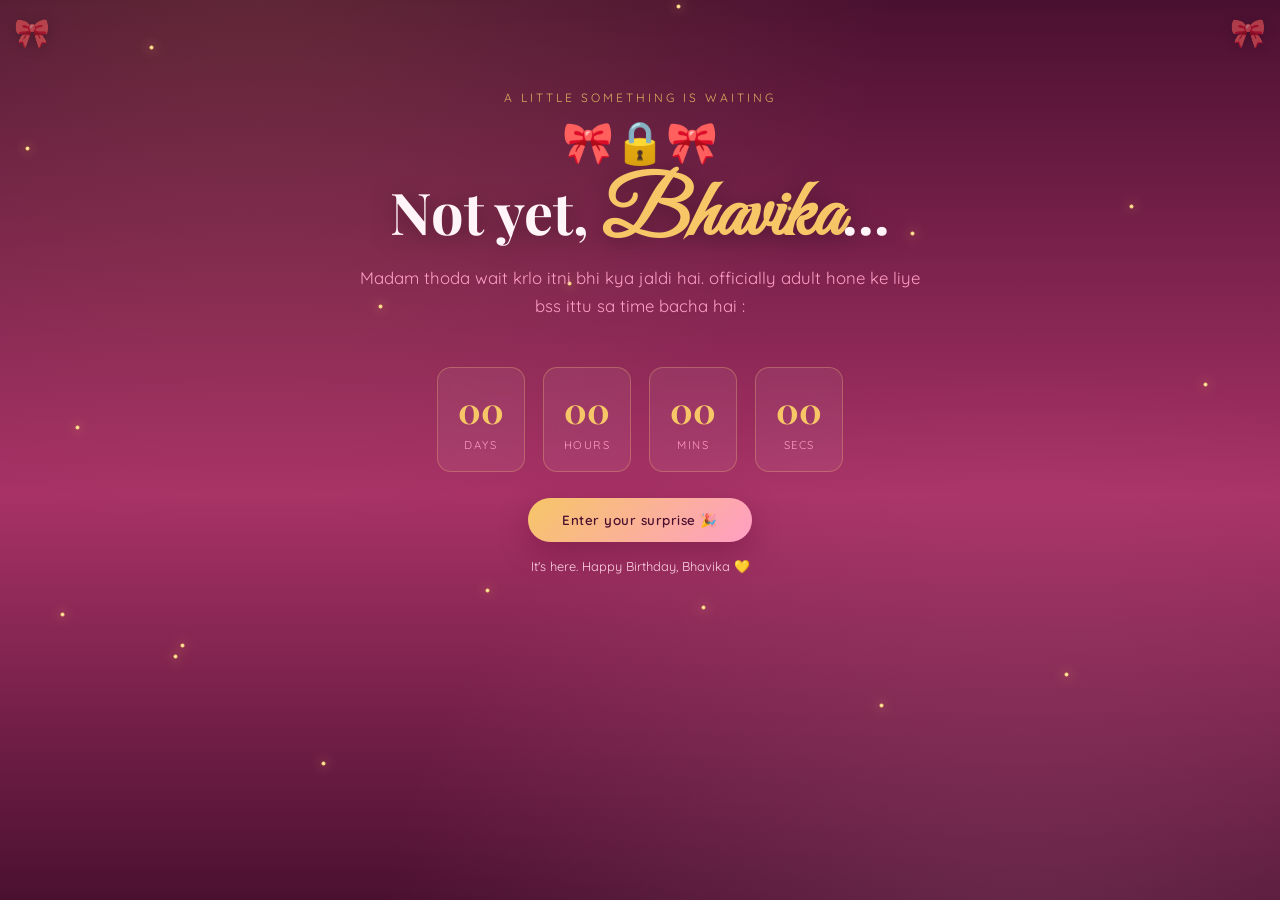
<file: index.html>
<!DOCTYPE html>
<html lang="en">
<head>
<meta charset="UTF-8">
<meta name="viewport" content="width=device-width, initial-scale=1.0">
<title>A Surprise for my cutu baby 🌙</title>
<link rel="stylesheet" href="style.css">
</head>
<body>

<div class="ambient-fireflies"></div>
<span class="corner-bow tl">🎀</span>
<span class="corner-bow tr">🎀</span>

<div class="page" id="lockPage">
  <div class="eyebrow">a little something is waiting</div>
  <div class="lock-icon">🎀🔒🎀</div>
  <h1 class="display">Not yet, <span class="script-name">Bhavika</span>...</h1>
  <p class="lead">Madam thoda wait krlo itni bhi kya jaldi hai. officially adult hone ke liye bss ittu sa time bacha hai :</p>

  <div class="countdown" id="countdown">
    <div class="unit"><span class="num" id="d">00</span><span class="label">Days</span></div>
    <div class="unit"><span class="num" id="h">00</span><span class="label">Hours</span></div>
    <div class="unit"><span class="num" id="m">00</span><span class="label">Mins</span></div>
    <div class="unit"><span class="num" id="s">00</span><span class="label">Secs</span></div>
  </div>

  <button class="btn" id="enterBtn" disabled>Locked until Sep 1 🔒</button>
  <p style="margin-top:16px; font-size:0.8rem; color: var(--lavender);" id="hintText">
    Keep this tab open, or just come back after midnight on September 1st 💛
  </p>
</div>

<script src="script.js"></script>
<script>
  const dEl = document.getElementById("d");
  const hEl = document.getElementById("h");
  const mEl = document.getElementById("m");
  const sEl = document.getElementById("s");
  const enterBtn = document.getElementById("enterBtn");
  const hintText = document.getElementById("hintText");
  const pad = n => String(n).padStart(2, "0");

  function tick() {
    const now = new Date();
    const diff = BIRTHDAY_TARGET - now;

    if (diff <= 0) {
      dEl.textContent = "00"; hEl.textContent = "00"; mEl.textContent = "00"; sEl.textContent = "00";
      enterBtn.disabled = false;
      enterBtn.textContent = "Enter your surprise 🎉";
      enterBtn.onclick = () => window.location.href = "messages.html";
      hintText.textContent = "It's here. Happy Birthday, Bhavika 💛";
      clearInterval(timer);
      return;
    }

    const days = Math.floor(diff / (1000 * 60 * 60 * 24));
    const hours = Math.floor((diff / (1000 * 60 * 60)) % 24);
    const mins = Math.floor((diff / (1000 * 60)) % 60);
    const secs = Math.floor((diff / 1000) % 60);

    dEl.textContent = pad(days);
    hEl.textContent = pad(hours);
    mEl.textContent = pad(mins);
    sEl.textContent = pad(secs);
  }

  tick();
  const timer = setInterval(tick, 1000);

  // If somehow already unlocked on load, skip the wait immediately.
  if (isUnlocked()) tick();
</script>
</body>
</html>
</file>
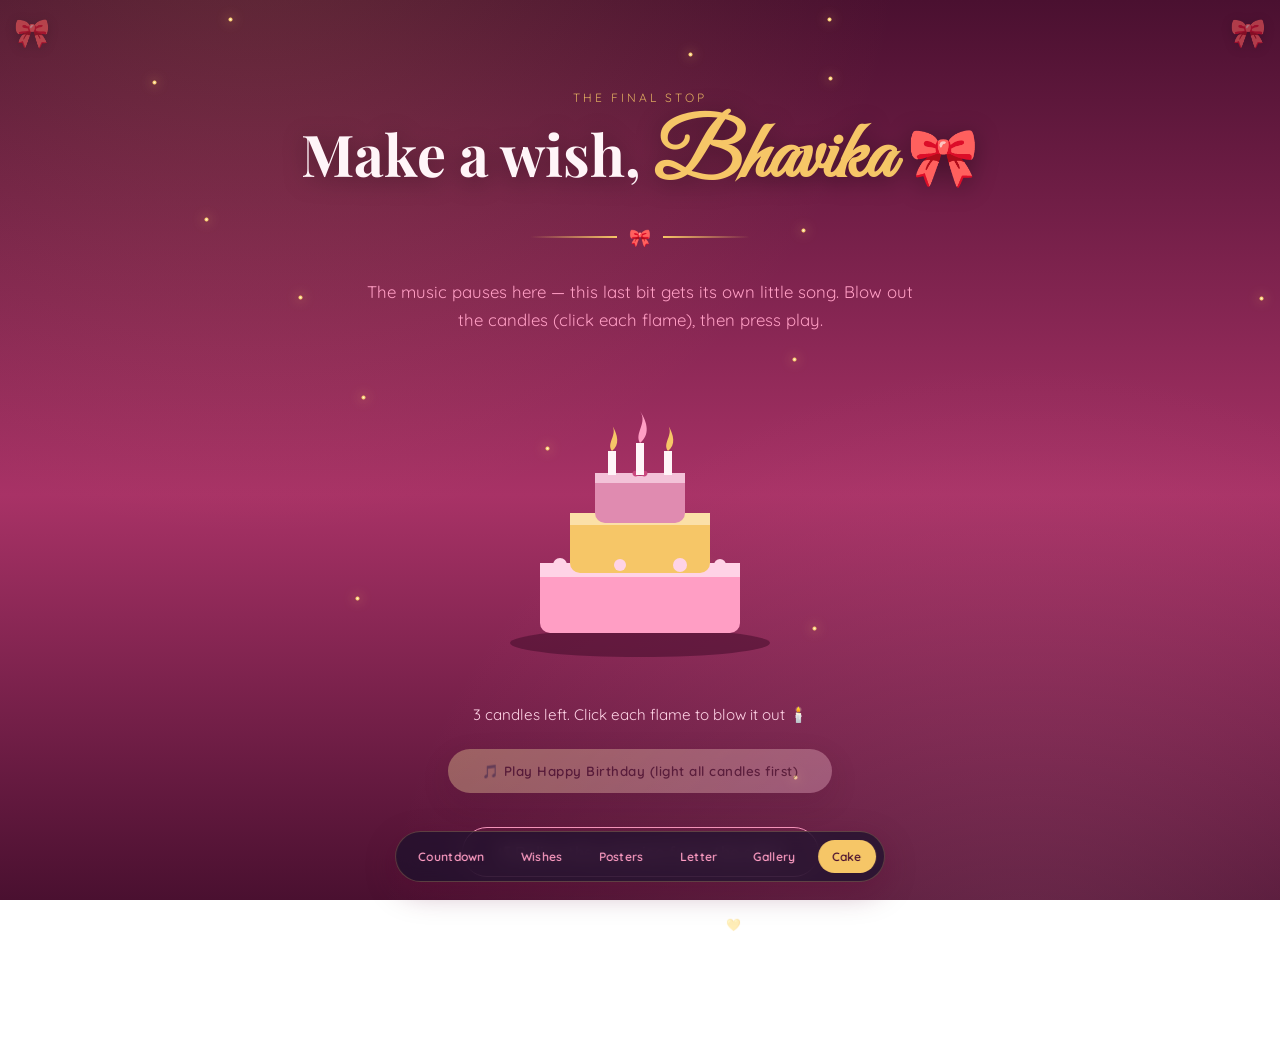
<file: cake.html>
<!DOCTYPE html>
<html lang="en">
<head>
<meta charset="UTF-8">
<meta name="viewport" content="width=device-width, initial-scale=1.0">
<title>Make a Wish, Bhavika 🎂</title>
<link rel="stylesheet" href="style.css">
</head>
<body>

<div class="ambient-fireflies"></div>
<canvas class="confetti-canvas" id="confettiCanvas"></canvas>
<span class="corner-bow tl">🎀</span>
<span class="corner-bow tr">🎀</span>

<div class="page">
  <div class="eyebrow">the final stop</div>
  <h1 class="display">Make a wish, <span class="script-name">Bhavika</span> 🎀</h1>
  <div class="bow-divider">🎀</div>
  <p class="lead">The music pauses here — this last bit gets its own little song.
  Blow out the candles (click each flame), then press play.</p>

  <div class="cake-wrap">
    <svg id="cakeSvg" width="320" height="300" viewBox="0 0 320 300" xmlns="http://www.w3.org/2000/svg">
      <!-- ribbon on plate -->
      <ellipse cx="160" cy="270" rx="130" ry="14" fill="#4a1030" opacity="0.6"/>
      <!-- bottom tier -->
      <rect x="60" y="190" width="200" height="70" rx="10" fill="#ff9ec4"/>
      <rect x="60" y="190" width="200" height="14" fill="#ffd3e6"/>
      <!-- middle tier -->
      <rect x="90" y="140" width="140" height="60" rx="10" fill="#f6c667"/>
      <rect x="90" y="140" width="140" height="12" fill="#fbe0a8"/>
      <!-- top tier -->
      <rect x="115" y="100" width="90" height="50" rx="10" fill="#e08bb0"/>
      <rect x="115" y="100" width="90" height="10" fill="#f3c2d8"/>
      <!-- little bow on the cake -->
      <path d="M160 100 C 150 92, 150 108, 160 102 C 170 108, 170 92, 160 100 Z" fill="#c9477e"/>
      <circle cx="160" cy="100" r="3" fill="#a83266"/>
      <!-- drips -->
      <circle cx="80" cy="192" r="7" fill="#ffd3e6"/>
      <circle cx="140" cy="192" r="6" fill="#ffd3e6"/>
      <circle cx="200" cy="192" r="7" fill="#ffd3e6"/>
      <circle cx="240" cy="192" r="6" fill="#ffd3e6"/>

      <!-- candles (click the group) -->
      <g class="candle" data-candle="1">
        <rect x="128" y="78" width="8" height="24" fill="#fff5f8"/>
        <path class="flame" d="M132 78 C 126 70, 138 62, 132 52 C 138 62, 140 72, 132 78 Z" fill="#f6c667"/>
        <circle class="smoke" cx="132" cy="55" r="4" fill="#e6c9d6"/>
      </g>
      <g class="candle" data-candle="2">
        <rect x="156" y="70" width="8" height="32" fill="#fff5f8"/>
        <path class="flame" d="M160 70 C 154 60, 168 50, 160 38 C 168 50, 170 62, 160 70 Z" fill="#ff9ec4"/>
        <circle class="smoke" cx="160" cy="43" r="4" fill="#e6c9d6"/>
      </g>
      <g class="candle" data-candle="3">
        <rect x="184" y="78" width="8" height="24" fill="#fff5f8"/>
        <path class="flame" d="M188 78 C 182 70, 194 62, 188 52 C 194 62, 196 72, 188 78 Z" fill="#f6c667"/>
        <circle class="smoke" cx="188" cy="55" r="4" fill="#e6c9d6"/>
      </g>
    </svg>
  </div>

  <p class="cake-caption" id="cakeStatus">3 candles left. Click each flame to blow it out 🕯️</p>

  <button class="btn" id="playSongBtn" style="margin-top:10px;" disabled>🎵 Play Happy Birthday (light all candles first)</button>

  <div style="margin-top:34px;">
    <a href="index.html" class="btn btn-ghost">↺ Relive the surprise from the start</a>
  </div>

  <footer class="credit">made with love, one tag at a time 💛</footer>
</div>

<nav class="site-nav">
  <a href="index.html">Countdown</a>
  <a href="messages.html">Wishes</a>
  <a href="posters.html">Posters</a>
  <a href="letter.html">Letter</a>
  <a href="gallery.html">Gallery</a>
  <a href="cake.html">Cake</a>
</nav>

<script src="script.js"></script>
<script>
  guardPage();

  const candles = document.querySelectorAll(".candle");
  const status = document.getElementById("cakeStatus");
  const playBtn = document.getElementById("playSongBtn");
  const canvas = document.getElementById("confettiCanvas");
  let blownCount = 0;

  candles.forEach((c) => {
    c.addEventListener("click", () => {
      if (c.classList.contains("blown")) return;
      c.classList.add("blown");
      blownCount++;
      const left = candles.length - blownCount;
      status.textContent = left > 0
        ? `${left} candle${left > 1 ? "s" : ""} left. Keep going 🕯️`
        : "All candles out — make your wish! ✨";

      if (blownCount === candles.length) {
        playBtn.disabled = false;
        playBtn.textContent = "🎵 Play Happy Birthday";
        burstConfetti(canvas, 3500);
      }
    });
  });

  playBtn.addEventListener("click", () => {
    playBirthdayTune();
    burstConfetti(canvas, 2500);
  });
</script>
</body>
</html>
</file>
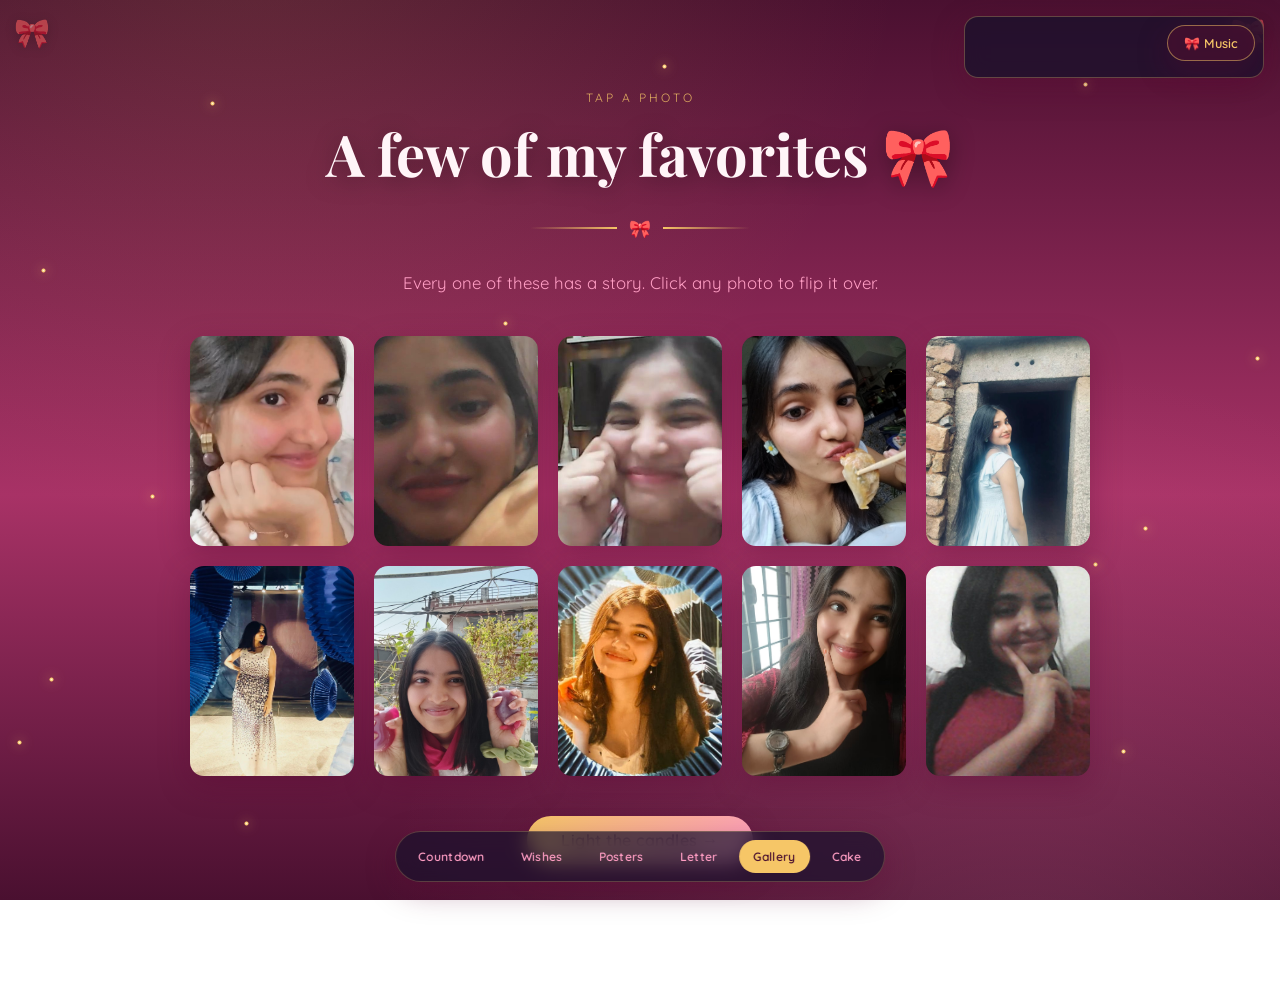
<file: gallery.html>
<!DOCTYPE html>
<html lang="en">
<head>
<meta charset="UTF-8">
<meta name="viewport" content="width=device-width, initial-scale=1.0">
<title>Our Gallery 📸</title>
<link rel="stylesheet" href="style.css">
</head>
<body>

<div class="ambient-fireflies"></div>
<span class="corner-bow tl">🎀</span>
<span class="corner-bow tr">🎀</span>

<div class="music-widget">
  <button class="music-toggle" id="musicToggle">🎀 Music</button>
  <div class="music-panel" id="musicPanel">
    <iframe style="border-radius:12px" src="https://open.spotify.com/embed/track/0KSOLEBixnBYIKNHF1VbzF?utm_source=generator&si=7c2696704eb846c1
      width="100%" height="152" frameborder="0" allowfullscreen
      allow="autoplay; clipboard-write; encrypted-media; fullscreen; picture-in-picture" loading="lazy"></iframe>
    <p class="music-hint">🎀 replace with your song — see README</p>
  </div>
</div>


<div class="page">
  <div class="eyebrow">tap a photo</div>
  <h1 class="display">A few of my favorites 🎀</h1>
  <div class="bow-divider">🎀</div>
  <p class="lead">Every one of these has a story. Click any photo to flip it over.</p>

  <div class="gallery-grid" id="galleryGrid">
    <!-- Cards are generated by JS below from the PHOTOS array -->
  </div>

  <a href="cake.html" class="btn" style="margin-top:40px;">Light the candles →</a>
</div>

<nav class="site-nav">
  <a href="index.html">Countdown</a>
  <a href="messages.html">Wishes</a>
  <a href="posters.html">Posters</a>
  <a href="letter.html">Letter</a>
  <a href="gallery.html">Gallery</a>
  <a href="cake.html">Cake</a>
</nav>

<script src="script.js"></script>
<script>
  guardPage();

  // ---- EDIT ME -------------------------------------------------------
  // Replace "img" with your real photos, e.g. "photos/1.jpg"
  // Replace "note" with your own little message for each one.
  const PHOTOS = [
    { img: "photos/1.jpeg", note: "Hayyee hayee, kya cutiee hath me lagi hai 😋" },
    { img: "photos/5.jpeg", note: "Smile toh dekho sweetiee ki koi bhi pighal jaye! 😩" },
    { img: "photos/6.jpeg", note: "Aise hi cheeku ko pyar karunga me 🥰" },
    { img: "photos/7.jpeg", note: "Bohot nakhrebaaz bhi ho aap...me hi utha sakta aapke nakhre so izzat se rehna😎" },
    { img: "photos/8.jpeg", note: "kya Zulfein hai...kya Adaa hai...kya mukhda hai.. " },
    { img: "photos/9.jpeg", note: "kitni hot bandi hai🫠 maal hai maal..cocain hai..perfect in every possible way💗" },
    { img: "photos/10.jpeg", note: "Bohot dramebaaz or bohot nautanki krte ho😼" },
    { img: "photos/11.jpeg", note: "kuch bhi kaho pyaare toh bohot ho..dil aajata hai hr bar" },
    { img: "photos/12.jpeg", note: "bss karo madam or dur raha nahi ja raha 😩" },
    { img: "photos/13.jpeg", note: "ghusse me aise hi laal cutu tamatar dikhte ho 🍅" },
  ];

  const grid = document.getElementById("galleryGrid");
  PHOTOS.forEach((p) => {
    const card = document.createElement("div");
    card.className = "flip-card";
    card.innerHTML = `
      <div class="flip-inner">
        <div class="flip-front"><img src="${p.img}" alt="Memory"></div>
        <div class="flip-back">${p.note}</div>
      </div>`;
    grid.appendChild(card);
  });

  initFlipCards();
</script>
</body>
</html>
</file>
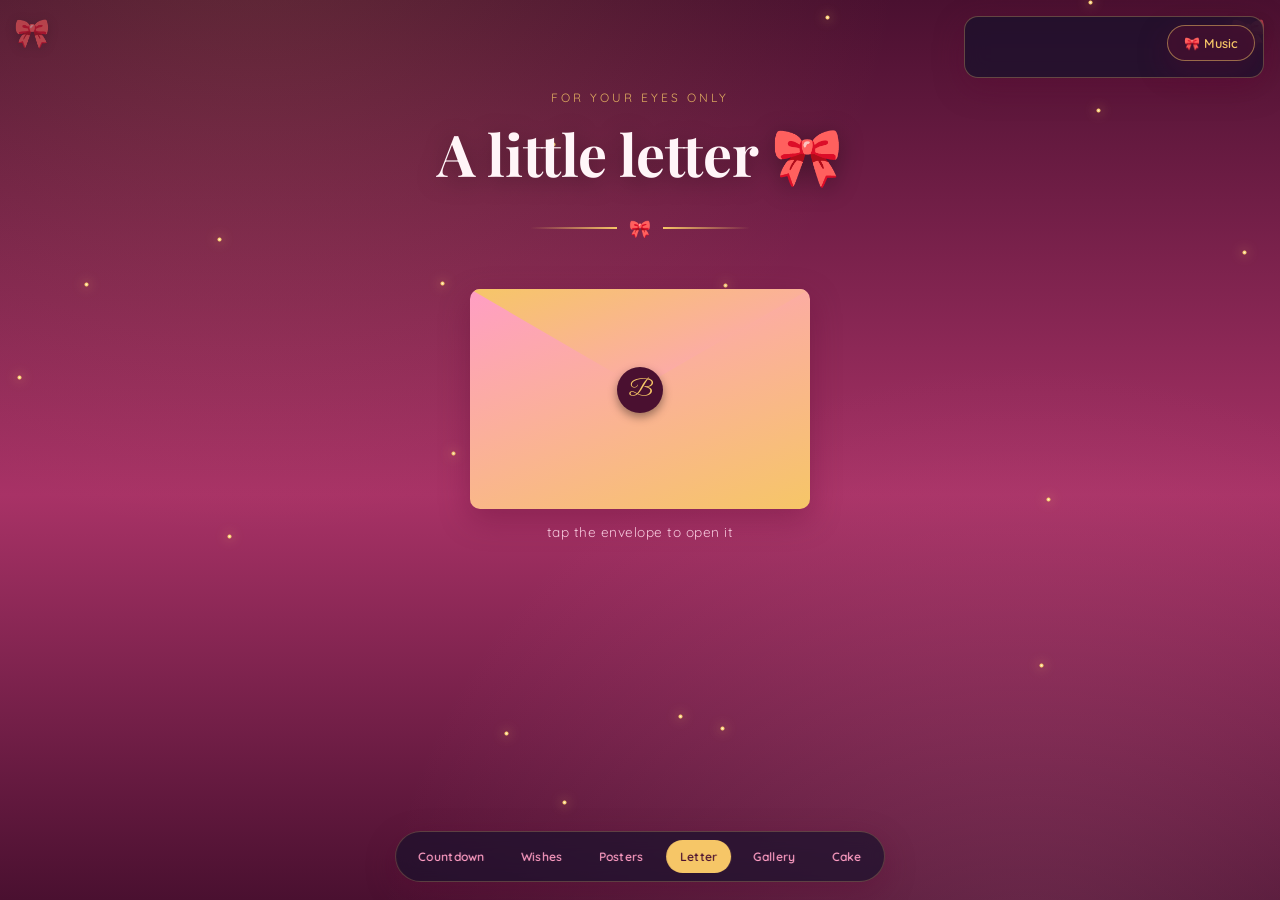
<file: letter.html>
<!DOCTYPE html>
<html lang="en">
<head>
<meta charset="UTF-8">
<meta name="viewport" content="width=device-width, initial-scale=1.0">
<title>A Letter for Bhavika 🎀</title>
<link rel="stylesheet" href="style.css">
</head>
<body>

<div class="ambient-fireflies"></div>
<span class="corner-bow tl">🎀</span>
<span class="corner-bow tr">🎀</span>

<div class="music-widget">
  <button class="music-toggle" id="musicToggle">🎀 Music</button>
  <div class="music-panel" id="musicPanel">
    <iframe style="border-radius:12px" src="https://open.spotify.com/embed/track/2iZeKe5avjtKVmjfSFkpxd?utm_source=generator&si=3a1d1339cdcf441e"
      width="100%" height="152" frameborder="0" allowfullscreen
      allow="autoplay; clipboard-write; encrypted-media; fullscreen; picture-in-picture" loading="lazy"></iframe>
  </div>
</div>


<div class="page">
  <div class="eyebrow">for your eyes only</div>
  <h1 class="display">A little letter 🎀</h1>
  <div class="bow-divider">🎀</div>

  <div class="envelope-wrap">
    <div class="envelope" id="envelope">
      <div class="envelope-body"></div>
      <div class="envelope-flap"></div>
      <div class="envelope-seal">B</div>
    </div>
    <p class="envelope-hint" id="envelopeHint">tap the envelope to open it</p>
  </div>

  <div class="letter-paper" id="letterPaper">
    <p>My cutu lil Baby,</p>


    <p>
    I honestly don’t even know how to put into words how much I love you—just know that I love you more 
    than anyone ever could. Your notifications alone bring the biggest smile to my face, and knowing 
    you care for me helps me rest easy every night.
    </p>

    <div class="letter-photos">
      <img src="photos/2.jpeg" alt="Sanvi and you" style="--rot:-4deg">
      <img src="photos/3.jpeg" alt="A memory" style="--rot:3deg">
      <img src="photos/4.jpeg" alt="Sanvi smiling" style="--rot:-2deg">
    </div>

    <p>
     You’re the girl who always checks on me, cares for me, puts in endless effort, and makes me feel truly valued. 
     You’ve given me so much, and now it’s my turn to make you feel as special as you make me feel—not just on your birthday, but 
     every single day.Now I’m right by your side. Just focus on your health and your studies; I’ve got the rest.
    </p>
    <p>
      So happy birthday, Bhavika. Here's to more memories, more silly arguments about nothing,
      more late-night talks, and many, many more birthdays with you.
    </p>
    <p class="signoff">Yours Sarvi🎀</p>
  </div>

  <a href="gallery.html" class="btn" id="nextBtn" style="margin-top:30px; display:none;">See your gallery →</a>
</div>

<nav class="site-nav">
  <a href="index.html">Countdown</a>
  <a href="messages.html">Wishes</a>
  <a href="posters.html">Posters</a>
  <a href="letter.html">Letter</a>
  <a href="gallery.html">Gallery</a>
  <a href="cake.html">Cake</a>
</nav>

<script src="script.js"></script>
<script>
  guardPage();

  const envelope = document.getElementById("envelope");
  const letterPaper = document.getElementById("letterPaper");
  const hint = document.getElementById("envelopeHint");
  const nextBtn = document.getElementById("nextBtn");

  envelope.addEventListener("click", () => {
    envelope.classList.add("open");
    letterPaper.classList.add("show");
    hint.textContent = "🎀";
    nextBtn.style.display = "inline-block";
    letterPaper.scrollIntoView({ behavior: "smooth", block: "center" });
  });
</script>
</body>
</html>
</file>
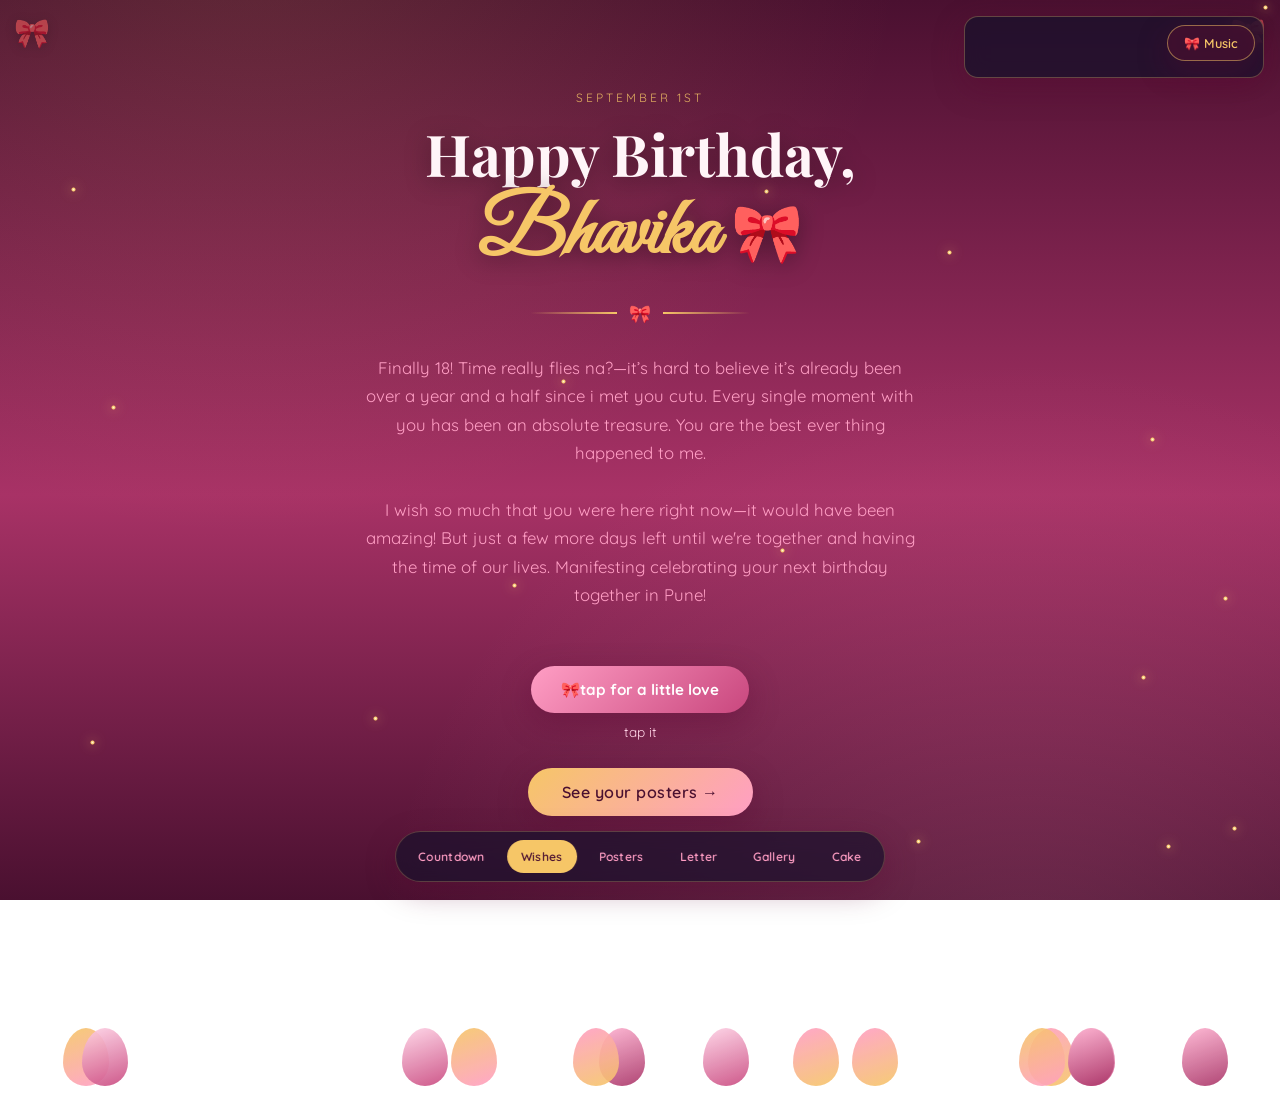
<file: messages.html>
<!DOCTYPE html>
<html lang="en">
<head>
<meta charset="UTF-8">
<meta name="viewport" content="width=device-width, initial-scale=1.0">
<title>Happy Birthday Bhavika 🎀</title>
<link rel="stylesheet" href="style.css">
</head>
<body>

<div class="ambient-fireflies"></div>
<div id="balloonLayer"></div>
<div class="hug-layer" id="hugLayer"></div>
<span class="corner-bow tl">🎀</span>
<span class="corner-bow tr">🎀</span>

<div class="music-widget">
  <button class="music-toggle" id="musicToggle">🎀 Music</button>
  <div class="music-panel" id="musicPanel">
    <!-- EDIT ME: replace the track ID below with your own song's Spotify ID (see README) -->
    <iframe style="border-radius:12px" src="https://open.spotify.com/embed/track/1HNkqx9Ahdgi1Ixy2xkKkL?utm_source=generator&si=97bb891fefd2470b"
      width="100%" height="152" frameborder="0" allowfullscreen
      allow="autoplay; clipboard-write; encrypted-media; fullscreen; picture-in-picture" loading="lazy"></iframe>
    <p class="music-hint">🎀 replace with your song — see README</p>
  </div>
</div>


<div class="page">
  <div class="eyebrow">September 1st</div>
  <h1 class="display">Happy Birthday,<br><span class="script-name">Bhavika</span> 🎀</h1>
  <div class="bow-divider">🎀</div>
  <p class="lead">
   Finally 18! Time really flies na?—it’s hard to believe it’s already been over a year and a half since i met you cutu. 
   Every single moment with you has been an absolute treasure. You are the best ever thing happened to me.
  </p>
  <p class="lead">
   I wish so much that you were here right now—it would have been amazing! But just a few more 
   days left until we're together and having the time of our lives.
   Manifesting celebrating your next birthday together in Pune!
  </p>

  <div class="hug-wrap">
    <button class="hug-btn" id="hugBtn">🎀tap for a little love</button>
    <span class="hug-count" id="hugCount">tap it</span>
  </div>

  <a href="posters.html" class="btn" style="margin-top:22px;">See your posters →</a>
</div>

<nav class="site-nav">
  <a href="index.html">Countdown</a>
  <a href="messages.html">Wishes</a>
  <a href="posters.html">Posters</a>
  <a href="letter.html">Letter</a>
  <a href="gallery.html">Gallery</a>
  <a href="cake.html">Cake</a>
</nav>

<script src="script.js"></script>
<script>
  guardPage();

  // floating balloons decoration (pink & gold palette)
  const layer = document.getElementById("balloonLayer");
  const balloonColors = [
    "linear-gradient(160deg,#ff9ec4,#f6c667)",
    "linear-gradient(160deg,#ffd3e6,#c9477e)",
    "linear-gradient(160deg,#f6c667,#ff9ec4)",
    "linear-gradient(160deg,#ffb3d1,#a83266)",
  ];
  for (let i = 0; i < 14; i++) {
    const b = document.createElement("div");
    b.className = "balloon";
    b.style.left = Math.random() * 96 + "vw";
    b.style.background = balloonColors[i % balloonColors.length];
    b.style.animationDuration = 9 + Math.random() * 8 + "s";
    b.style.animationDelay = Math.random() * 10 + "s";
    layer.appendChild(b);
  }
</script>
</body>
</html>
</file>
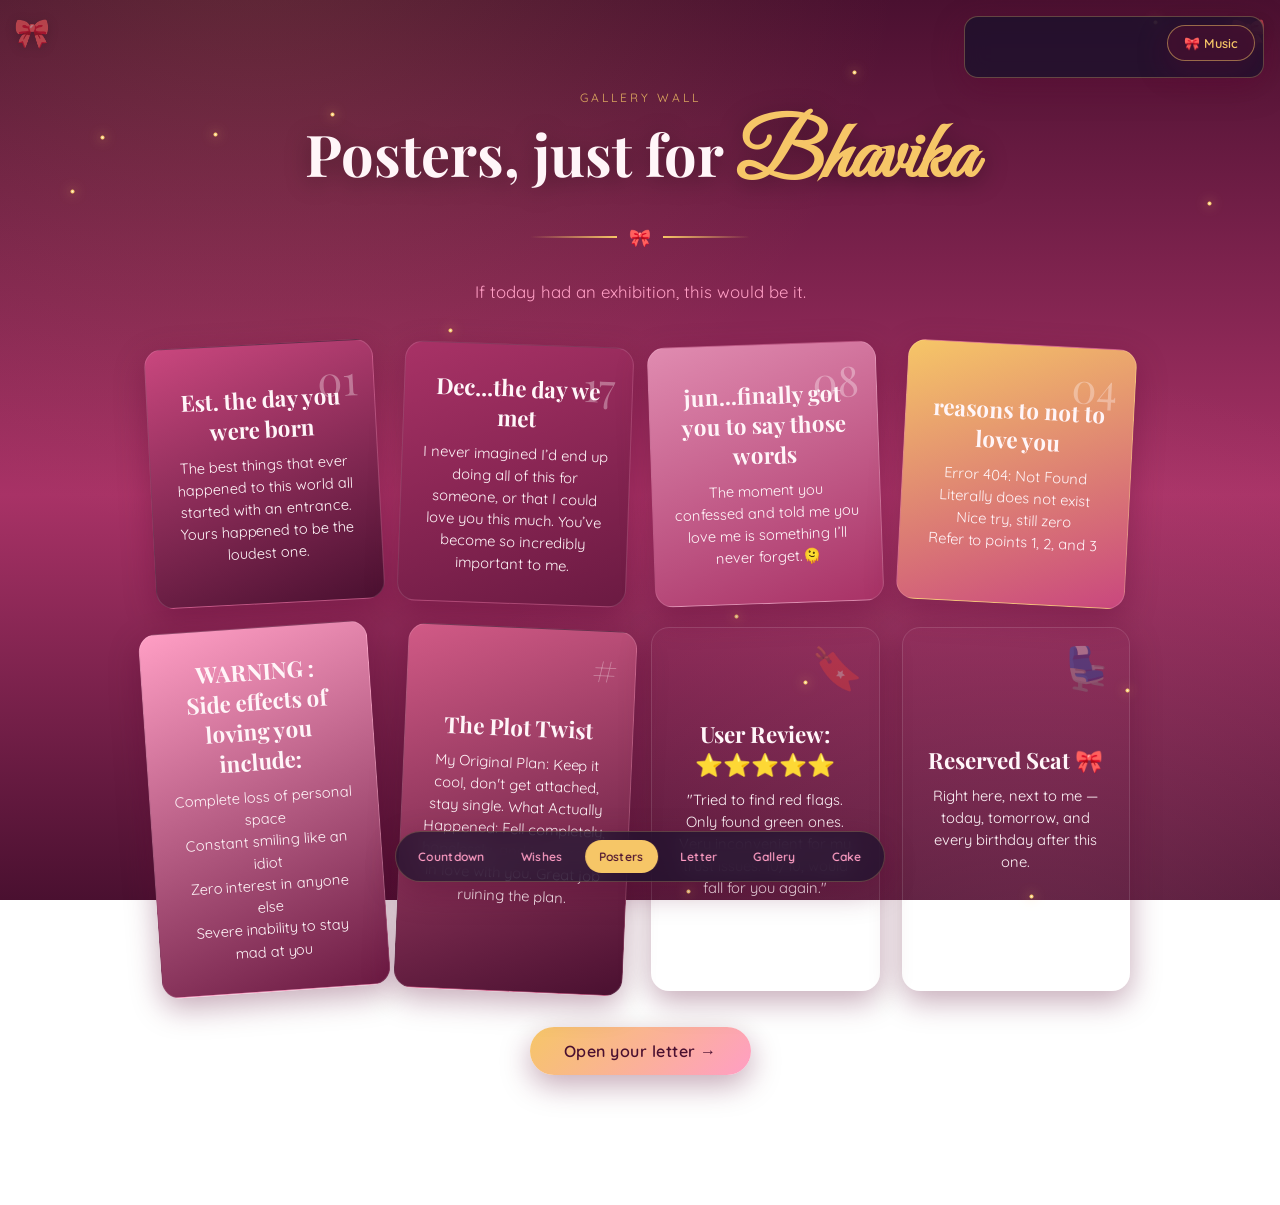
<file: posters.html>
<!DOCTYPE html>
<html lang="en">
<head>
<meta charset="UTF-8">
<meta name="viewport" content="width=device-width, initial-scale=1.0">
<title>Posters for Bhavika 🎀</title>
<link rel="stylesheet" href="style.css">
<style>
  .poster:nth-child(1){ --tilt: -3deg; background: linear-gradient(160deg, #c9477e, #4a1030); }
  .poster:nth-child(2){ --tilt: 2deg; background: linear-gradient(160deg, #a83266, #6b1a42); }
  .poster:nth-child(3){ --tilt: -2deg; background: linear-gradient(160deg, #e08bb0, #a83266); }
  .poster:nth-child(4){ --tilt: 3deg; background: linear-gradient(160deg, #f6c667, #c9477e); }
  .poster:nth-child(5){ --tilt: -4deg; background: linear-gradient(160deg, #ff9ec4, #6b1a42); }
  .poster:nth-child(6){ --tilt: 2.5deg; background: linear-gradient(160deg, #d15a86, #4a1030); }
</style>
</head>
<body>

<div class="ambient-fireflies"></div>
<span class="corner-bow tl">🎀</span>
<span class="corner-bow tr">🎀</span>

<div class="music-widget">
  <button class="music-toggle" id="musicToggle">🎀 Music</button>
  <div class="music-panel" id="musicPanel">
    <iframe style="border-radius:12px" src="https://open.spotify.com/embed/track/50x1Ic8CaXkYNvjmxe3WXy?utm_source=generator&si=a045716f3af94813"
      width="100%" height="152" frameborder="0" allowfullscreen
      allow="autoplay; clipboard-write; encrypted-media; fullscreen; picture-in-picture" loading="lazy"></iframe>
  </div>
</div>


<div class="page">
  <div class="eyebrow">gallery wall</div>
  <h1 class="display">Posters, just for <span class="script-name">Bhavika</span></h1>
  <div class="bow-divider">🎀</div>
  <p class="lead">If today had an exhibition, this would be it.</p>

  <div class="poster-grid">
    <div class="poster">
      <span class="big-num">01</span>
      <h3>Est. the day you were born</h3>
      <p>The best things that ever happened to this world all started with an entrance.
      Yours happened to be the loudest one.</p>
    </div>
    <div class="poster">
      <span class="big-num">17</span>
      <h3>Dec...the day we met</h3>
      <p>I never imagined I’d end up doing all of this for someone, or that I could love you this much. You’ve become so incredibly important to me.</p>
    </div>
    <div class="poster">
      <span class="big-num">08</span>
      <h3>jun...finally got you to say those words</h3>
      <p>The moment you confessed and told me you love me is something I’ll never forget.🫠</p>
    </div>
    <div class="poster">
      <span class="big-num">04</span>
      <h3>reasons to not to love you</h3>
      <p>Error 404: Not Found<br>
Literally does not exist<br>
Nice try, still zero<br>
Refer to points 1, 2, and 3</p>
    </div>


    <div class="poster">
      <span class="big-num"></span>
      <h3>WARNING : <br>Side effects of loving you include:</h3>
      <p>Complete loss of personal space<br>
Constant smiling like an idiot<br>
Zero interest in anyone else<br>
Severe inability to stay mad at you</p>
    </div>
    
       <div class="poster">
      <span class="big-num">#</span>
      <h3>The Plot Twist</h3>
      <p>My Original Plan: Keep it cool, don't get attached, stay single.
What Actually Happened: Fell completely, hopelessly, and irreversibly in love with you.
Great job ruining the plan.</p>
    </div>


    <div class="poster">
      <span class="big-num">🔖</span>
      <h3>User Review: ⭐⭐⭐⭐⭐</h3>
      <p>"Tried to find red flags. Only found green ones. Very inconvenient for my trust issues. 10/10, would fall for you again."</p>
    </div>



    <div class="poster">
      <span class="big-num">💺</span>
      <h3>Reserved Seat 🎀</h3>
      <p>Right here, next to me — today, tomorrow, and every birthday after this one.</p>
    </div>
  </div>

  <a href="letter.html" class="btn" style="margin-top:36px;">Open your letter →</a>
</div>

<nav class="site-nav">
  <a href="index.html">Countdown</a>
  <a href="messages.html">Wishes</a>
  <a href="posters.html">Posters</a>
  <a href="letter.html">Letter</a>
  <a href="gallery.html">Gallery</a>
  <a href="cake.html">Cake</a>
</nav>

<script src="script.js"></script>
<script>guardPage();</script>
</body>
</html>
</file>
<file: style.css>
/* ============================================================
   SANVI'S BIRTHDAY SITE — shared styles
   Theme: "Twilight Garden" — a midnight garden strung with
   fairy lights. Palette + fonts are defined once here so every
   page stays consistent. Change --name-font-size etc. below if
   you want to tweak sizing globally.
   ============================================================ */

@import url('https://fonts.googleapis.com/css2?family=Playfair+Display:ital,wght@0,500;0,700;1,600&family=Great+Vibes&family=Quicksand:wght@400;500;600;700&display=swap');

:root{
  /* palette: "ribbons & bows" — berry pink night fading into hot pink & gold */
  --midnight: #4a1030;   /* deep berry pink (base) */
  --plum: #a83266;       /* rich rose */
  --plum-light: #c9477e; /* brighter rose */
  --rosegold: #ff9ec4;   /* hot pink accent */
  --gold: #f6c667;       /* ribbon gold */
  --cream: #fff5f8;      /* soft pink-cream */
  --lavender: #ffd3e6;   /* blush */
  --ink: #4a1030;

  --font-display: 'Playfair Display', 'Georgia', serif;
  --font-script: 'Great Vibes', cursive;
  --font-body: 'Quicksand', 'Segoe UI', sans-serif;

  --radius: 18px;
  --shadow-soft: 0 10px 30px rgba(90, 10, 50, 0.35);
}

*{ box-sizing: border-box; }

html{ scroll-behavior: smooth; }

body{
  margin: 0;
  min-height: 100vh;
  font-family: var(--font-body);
  color: var(--cream);
  background:
    radial-gradient(ellipse at 20% -10%, rgba(246,198,103,0.14), transparent 45%),
    radial-gradient(ellipse at 80% 110%, rgba(255,158,196,0.18), transparent 45%),
    linear-gradient(180deg, var(--midnight) 0%, var(--plum) 55%, var(--midnight) 100%);
  background-attachment: fixed;
  overflow-x: hidden;
  position: relative;
}

/* -------------------- Firefly strand (signature motif) -------------------- */
.firefly-strand{
  position: fixed;
  top: 0; left: 0; width: 100%;
  height: 60px;
  pointer-events: none;
  z-index: 5;
  opacity: 0.9;
}
.firefly-strand svg{ width: 100%; height: 100%; display:block; }
.firefly{
  animation: twinkle 3.2s ease-in-out infinite;
}
.firefly:nth-child(odd){ animation-duration: 4.1s; animation-delay: .6s; }
.firefly:nth-child(3n){ animation-delay: 1.4s; }
@keyframes twinkle{
  0%, 100%{ opacity: .25; r: 2.2; }
  50%{ opacity: 1; r: 3.6; }
}

/* free-floating ambient fireflies across the page */
.ambient-fireflies{ position: fixed; inset: 0; pointer-events: none; z-index: 0; }
.ambient-fireflies span{
  position: absolute;
  width: 5px; height: 5px;
  background: radial-gradient(circle, #fff6d8 0%, var(--gold) 45%, transparent 70%);
  border-radius: 50%;
  filter: drop-shadow(0 0 6px var(--gold));
  animation: drift 12s ease-in-out infinite, twinkle 3s ease-in-out infinite;
}

@keyframes drift{
  0%{ transform: translate(0,0); }
  25%{ transform: translate(20px,-30px); }
  50%{ transform: translate(-15px,-60px); }
  75%{ transform: translate(25px,-90px); }
  100%{ transform: translate(0,-120px); opacity: 0; }
}

/* -------------------- Layout shells -------------------- */
.page{
  position: relative;
  z-index: 1;
  min-height: 100vh;
  display: flex;
  flex-direction: column;
  align-items: center;
  padding: 90px 20px 130px;
  text-align: center;
}

.eyebrow{
  font-family: var(--font-body);
  letter-spacing: 3px;
  text-transform: uppercase;
  font-size: 0.75rem;
  color: var(--gold);
  opacity: 0.85;
  margin-bottom: 10px;
}

h1.display{
  font-family: var(--font-display);
  font-weight: 700;
  font-size: clamp(2.2rem, 6vw, 3.6rem);
  margin: 0 0 6px;
  color: var(--cream);
  text-shadow: 0 4px 24px rgba(0,0,0,0.35);
}

.script-name{
  font-family: var(--font-script);
  color: var(--gold);
  font-size: 1.4em;
  line-height: 1;
}

p.lead{
  font-size: 1.05rem;
  max-width: 560px;
  line-height: 1.7;
  color: var(--rosegold);
  margin: 0 auto 28px;
}

/* -------------------- Buttons -------------------- */
.btn{
  display: inline-block;
  font-family: var(--font-body);
  font-weight: 600;
  letter-spacing: 0.5px;
  padding: 14px 34px;
  border-radius: 999px;
  background: linear-gradient(135deg, var(--gold), var(--rosegold));
  color: var(--ink);
  text-decoration: none;
  border: none;
  cursor: pointer;
  box-shadow: var(--shadow-soft);
  transition: transform .25s ease, box-shadow .25s ease;
}
.btn:hover{ transform: translateY(-3px) scale(1.02); box-shadow: 0 16px 34px rgba(15,8,30,0.45); }
.btn:disabled{
  opacity: 0.4;
  cursor: not-allowed;
  filter: grayscale(0.4);
}
.btn:disabled:hover{ transform: none; box-shadow: var(--shadow-soft); }

.btn-ghost{
  background: transparent;
  border: 1.5px solid var(--rosegold);
  color: var(--rosegold);
  box-shadow: none;
}

/* -------------------- Bottom nav -------------------- */
.site-nav{
  position: fixed;
  bottom: 18px;
  left: 50%;
  transform: translateX(-50%);
  z-index: 20;
  display: flex;
  gap: 8px;
  background: rgba(23, 16, 43, 0.7);
  backdrop-filter: blur(10px);
  border: 1px solid rgba(243,200,119,0.25);
  padding: 8px;
  border-radius: 999px;
  box-shadow: var(--shadow-soft);
}
.site-nav a{
  font-family: var(--font-body);
  font-size: 0.75rem;
  font-weight: 600;
  letter-spacing: .3px;
  text-decoration: none;
  color: var(--rosegold);
  padding: 9px 14px;
  border-radius: 999px;
  transition: background .2s ease, color .2s ease;
  white-space: nowrap;
}
.site-nav a.active{ background: var(--gold); color: var(--ink); }
.site-nav a:hover:not(.active){ background: rgba(255,255,255,0.08); color: var(--cream); }

@media (max-width: 640px){
  .site-nav{ max-width: 94vw; overflow-x: auto; justify-content: flex-start; }
}

/* -------------------- Decorative divider -------------------- */
.divider{
  width: 120px;
  height: 2px;
  margin: 22px auto 30px;
  background: linear-gradient(90deg, transparent, var(--gold), transparent);
}

/* -------------------- Balloons / confetti (messages page) -------------------- */
.balloon{
  position: absolute;
  bottom: -140px;
  width: 46px;
  height: 58px;
  border-radius: 50% 50% 50% 50% / 60% 60% 40% 40%;
  animation: rise linear infinite;
  opacity: 0.9;
}
.balloon::after{
  content:'';
  position:absolute; left:50%; bottom:-14px;
  width:1px; height:14px; background: rgba(255,255,255,0.4);
  transform: translateX(-50%);
}
@keyframes rise{
  0%{ transform: translateY(0) translateX(0) rotate(0deg); opacity: 0.9; }
  50%{ transform: translateY(-55vh) translateX(20px) rotate(4deg); }
  100%{ transform: translateY(-115vh) translateX(-15px) rotate(-4deg); opacity: 0; }
}

.confetti-canvas{ position: fixed; inset: 0; pointer-events: none; z-index: 15; }

/* -------------------- Posters -------------------- */
.poster-grid{
  display: grid;
  grid-template-columns: repeat(auto-fit, minmax(210px, 1fr));
  gap: 22px;
  max-width: 980px;
  width: 100%;
  margin-top: 10px;
}
.poster{
  border-radius: var(--radius);
  padding: 28px 20px;
  min-height: 260px;
  display: flex;
  flex-direction: column;
  justify-content: center;
  align-items: center;
  gap: 10px;
  box-shadow: var(--shadow-soft);
  transform: rotate(var(--tilt, 0deg));
  transition: transform .3s ease;
  position: relative;
  overflow: hidden;
  border: 1px solid rgba(255,255,255,0.12);
}
.poster:hover{ transform: rotate(0deg) translateY(-6px); }
.poster h3{
  font-family: var(--font-display);
  font-size: 1.4rem;
  margin: 0;
}
.poster p{ font-size: 0.92rem; line-height: 1.5; margin: 0; }
.poster .big-num{
  font-family: var(--font-display);
  font-size: 2.6rem;
  opacity: 0.35;
  position: absolute;
  top: 10px; right: 16px;
}

/* -------------------- Letter -------------------- */
.envelope-wrap{ perspective: 1200px; margin: 20px auto 10px; }
.envelope{
  width: min(340px, 84vw);
  height: 220px;
  position: relative;
  cursor: pointer;
  margin: 0 auto;
}
.envelope-body{
  position: absolute; inset: 0;
  background: linear-gradient(160deg, var(--rosegold), var(--gold));
  border-radius: 10px;
  box-shadow: var(--shadow-soft);
}
.envelope-flap{
  position: absolute;
  top: 0; left: 0; width: 100%; height: 50%;
  background: linear-gradient(160deg, var(--gold), var(--rosegold));
  clip-path: polygon(0 0, 100% 0, 50% 90%);
  transform-origin: top;
  transition: transform .7s cubic-bezier(.6,-0.2,.3,1.3);
  border-radius: 10px 10px 0 0;
  z-index: 3;
}
.envelope.open .envelope-flap{ transform: rotateX(160deg); }
.envelope-seal{
  position: absolute; top: 46%; left: 50%; transform: translate(-50%,-50%);
  width: 46px; height: 46px; border-radius: 50%;
  background: var(--ink);
  color: var(--gold);
  display: flex; align-items: center; justify-content: center;
  font-family: var(--font-script); font-size: 1.4rem;
  z-index: 4; box-shadow: 0 4px 10px rgba(0,0,0,0.4);
}
.envelope.open .envelope-seal{ opacity: 0; transition: opacity .3s ease; }
.envelope-hint{
  margin-top: 14px; font-size: 0.85rem; color: var(--lavender); letter-spacing: .5px;
}

.letter-paper{
  max-width: 620px;
  width: 100%;
  margin: 24px auto 0;
  background: var(--cream);
  color: var(--ink);
  border-radius: 6px;
  padding: 40px 34px;
  box-shadow: var(--shadow-soft);
  text-align: left;
  font-family: var(--font-display);
  font-size: 1.08rem;
  line-height: 1.85;
  opacity: 0;
  max-height: 0;
  overflow: hidden;
  transition: opacity .8s ease, max-height 1.2s ease;
}
.letter-paper.show{ opacity: 1; max-height: 2400px; }
.letter-paper .signoff{ font-family: var(--font-script); font-size: 1.7rem; color: var(--plum-light); margin-top: 6px; }
.letter-photos{
  display: flex; gap: 14px; flex-wrap: wrap; justify-content: center;
  margin: 22px 0;
}
.letter-photos img{
  width: 140px; height: 140px; object-fit: cover;
  border-radius: 8px; box-shadow: 0 8px 20px rgba(0,0,0,0.25);
  border: 4px solid #fff;
  transform: rotate(var(--rot, 0deg));
}

/* -------------------- Gallery flip cards -------------------- */
.gallery-grid{
  display: grid;
  grid-template-columns: repeat(auto-fit, minmax(160px, 1fr));
  gap: 20px;
  max-width: 900px;
  width: 100%;
  margin-top: 10px;
}
.flip-card{
  background: transparent;
  height: 210px;
  perspective: 1000px;
  cursor: pointer;
}
.flip-inner{
  position: relative;
  width: 100%; height: 100%;
  text-align: center;
  transition: transform .7s;
  transform-style: preserve-3d;
  border-radius: 14px;
  box-shadow: var(--shadow-soft);
}
.flip-card.flipped .flip-inner{ transform: rotateY(180deg); }
.flip-front, .flip-back{
  position: absolute; inset: 0;
  backface-visibility: hidden;
  border-radius: 14px;
  display: flex; align-items: center; justify-content: center;
  overflow: hidden;
}
.flip-front img{ width: 100%; height: 100%; object-fit: cover; }
.flip-back{
  background: linear-gradient(135deg, var(--plum-light), var(--ink));
  transform: rotateY(180deg);
  padding: 16px;
  color: var(--gold);
  font-family: var(--font-display);
  font-style: italic;
  font-size: 0.95rem;
  line-height: 1.4;
  border: 1px solid rgba(243,200,119,0.4);
}

/* -------------------- Cake page -------------------- */
.cake-wrap{ margin: 10px 0 20px; }
.candle{ cursor: pointer; }
.flame{ transition: opacity .3s ease; transform-origin: bottom center; animation: flicker 1.6s ease-in-out infinite; }
@keyframes flicker{
  0%,100%{ transform: scaleY(1) scaleX(1); }
  50%{ transform: scaleY(1.15) scaleX(0.9); }
}
.candle.blown .flame{ opacity: 0; animation: none; }
.smoke{
  opacity: 0;
  transform: translateY(0);
}
.candle.blown .smoke{
  animation: smokeUp 1.4s ease-out forwards;
}
@keyframes smokeUp{
  0%{ opacity: 0.6; transform: translateY(0) scale(1); }
  100%{ opacity: 0; transform: translateY(-30px) scale(1.8); }
}
.cake-caption{ margin-top: 8px; font-size: 0.95rem; color: var(--lavender); }

/* -------------------- Lock page -------------------- */
.lock-icon{ font-size: 2.6rem; margin-bottom: 6px; }
.countdown{
  display: flex;
  gap: 18px;
  margin: 18px 0 26px;
  flex-wrap: wrap;
  justify-content: center;
}
.countdown .unit{
  background: rgba(255,255,255,0.06);
  border: 1px solid rgba(243,200,119,0.3);
  border-radius: 14px;
  padding: 18px 20px;
  min-width: 84px;
  backdrop-filter: blur(6px);
}
.countdown .num{
  font-family: var(--font-display);
  font-size: 2.2rem;
  font-weight: 700;
  color: var(--gold);
  display: block;
  font-variant-numeric: tabular-nums;
}
.countdown .label{
  font-size: 0.7rem;
  letter-spacing: 1.5px;
  text-transform: uppercase;
  color: var(--rosegold);
}

.gate-photo{
  width: 150px; height: 150px; border-radius: 50%;
  object-fit: cover; border: 5px solid var(--gold);
  box-shadow: var(--shadow-soft);
  margin-bottom: 18px;
}

/* -------------------- Spotify floating widget -------------------- */
.music-widget{
  position: fixed;
  top: 16px;
  right: 16px;
  width: min(300px, 80vw);
  z-index: 25;
  background: rgba(23, 16, 43, 0.75);
  backdrop-filter: blur(10px);
  border: 1px solid rgba(243,200,119,0.3);
  border-radius: 14px;
  padding: 8px;
  box-shadow: var(--shadow-soft);
}
.music-widget .music-label{
  font-size: 0.65rem;
  letter-spacing: 1px;
  text-transform: uppercase;
  color: var(--gold);
  padding: 2px 6px 6px;
}
.music-widget iframe{ border-radius: 10px; display:block; }

@media (max-width: 640px){
  .music-widget{ top: auto; bottom: 78px; right: 10px; width: min(260px, 70vw); }
}

footer.credit{
  margin-top: 40px;
  font-size: 0.75rem;
  color: rgba(255,255,255,0.35);
}

/* -------------------- Bow divider (replaces plain line) -------------------- */
.bow-divider{
  display: flex;
  align-items: center;
  gap: 12px;
  width: 220px;
  margin: 20px auto 30px;
  color: var(--gold);
  font-size: 1.1rem;
}
.bow-divider::before, .bow-divider::after{
  content: '';
  flex: 1;
  height: 2px;
  background: linear-gradient(90deg, transparent, var(--gold));
}
.bow-divider::after{ background: linear-gradient(90deg, var(--gold), transparent); }

/* -------------------- Floating bow accents (corners) -------------------- */
.corner-bow{
  position: fixed;
  font-size: 1.8rem;
  opacity: 0.55;
  z-index: 4;
  pointer-events: none;
  filter: drop-shadow(0 2px 6px rgba(0,0,0,0.3));
  animation: sway 5s ease-in-out infinite;
}
.corner-bow.tl{ top: 14px; left: 14px; }
.corner-bow.tr{ top: 14px; right: 14px; animation-delay: .8s; }
@keyframes sway{
  0%,100%{ transform: rotate(-6deg); }
  50%{ transform: rotate(6deg); }
}

/* -------------------- Music widget -------------------- */
.music-widget{
  position: fixed;
  top: 16px;
  right: 16px;
  z-index: 25;
  display: flex;
  flex-direction: column;
  align-items: flex-end;
  gap: 8px;
}
.music-toggle{
  font-family: var(--font-body);
  font-weight: 600;
  font-size: 0.8rem;
  padding: 9px 16px;
  border-radius: 999px;
  border: 1px solid rgba(246,198,103,0.5);
  background: rgba(74,16,48,0.75);
  color: var(--gold);
  backdrop-filter: blur(8px);
  cursor: pointer;
  box-shadow: var(--shadow-soft);
  transition: transform .2s ease;
}
.music-toggle:hover{ transform: scale(1.05); }
.music-panel{
  width: 0;
  height: 0;
  opacity: 0;
  overflow: hidden;
  transition: opacity .3s ease;
  border-radius: 14px;
}
.music-panel.open{
  width: min(300px, 80vw);
  height: auto;
  opacity: 1;
  background: rgba(74,16,48,0.55);
  padding: 10px;
  backdrop-filter: blur(10px);
  box-shadow: var(--shadow-soft);
}
.music-hint{
  font-size: 0.68rem;
  color: var(--lavender);
  margin: 6px 2px 0;
  text-align: right;
}

/* -------------------- Cursor bow / sparkle trail -------------------- */
.cursor-bow{
  position: fixed;
  z-index: 30;
  pointer-events: none;
  font-size: 1rem;
  animation: cursorFloat 1s ease-out forwards;
}
@keyframes cursorFloat{
  0%{ opacity: 0.9; transform: translate(-50%,-50%) scale(1) rotate(0deg); }
  100%{ opacity: 0; transform: translate(-50%,-140%) scale(0.6) rotate(25deg); }
}

/* -------------------- Hug / heart button (messages page) -------------------- */
.hug-wrap{ margin: 28px 0 6px; display: flex; flex-direction: column; align-items: center; gap: 10px; }
.hug-btn{
  font-family: var(--font-body);
  font-weight: 700;
  font-size: 0.95rem;
  padding: 14px 30px;
  border-radius: 999px;
  border: none;
  cursor: pointer;
  background: linear-gradient(135deg, var(--rosegold), var(--plum-light));
  color: #fff;
  box-shadow: var(--shadow-soft);
  transition: transform .2s ease;
}
.hug-btn:active{ transform: scale(0.95); }
.hug-count{ font-size: 0.85rem; color: var(--lavender); }
.hug-layer{ position: fixed; inset: 0; pointer-events: none; z-index: 22; }
.floating-heart{
  position: absolute;
  bottom: 10%;
  font-size: 1.4rem;
  animation: heartUp 2.4s ease-in forwards;
}
@keyframes heartUp{
  0%{ opacity: 1; transform: translateY(0) translateX(0) scale(1); }
  100%{ opacity: 0; transform: translateY(-70vh) translateX(var(--drift, 20px)) scale(1.3); }
}
</file>
